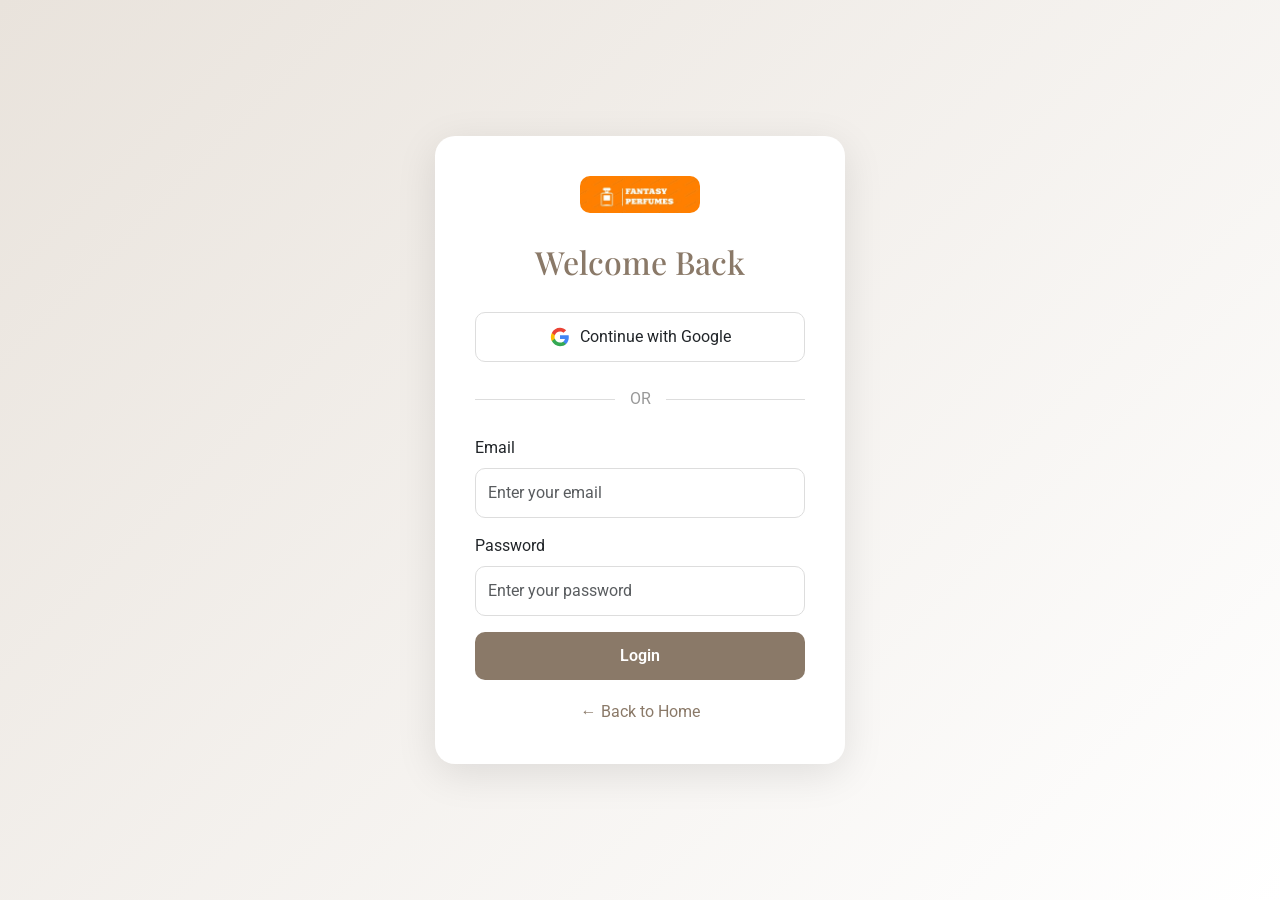
<file: login.html>
<!DOCTYPE html>
<html lang="en">
<head>
    <meta charset="UTF-8">
    <meta name="viewport" content="width=device-width, initial-scale=1.0">
    <title>Login - Fantasy Perfumes</title>
    <link href="https://cdn.jsdelivr.net/npm/bootstrap@5.3.2/dist/css/bootstrap.min.css" rel="stylesheet">
    <link rel="preconnect" href="https://fonts.googleapis.com">
    <link rel="preconnect" href="https://fonts.gstatic.com" crossorigin>
    <link href="https://fonts.googleapis.com/css2?family=Playfair+Display:wght@400;700&family=Roboto:wght@300;400&display=swap" rel="stylesheet">
    <style>
        :root {
            --primary-color: #8a7968;
            --secondary-color: #e9e3dc;
        }
        body {
            font-family: 'Roboto', sans-serif;
            background: linear-gradient(135deg, var(--secondary-color) 0%, #fff 100%);
            min-height: 100vh;
            display: flex;
            align-items: center;
            justify-content: center;
        }
        .login-container {
            max-width: 450px;
            width: 100%;
            padding: 20px;
        }
        .login-card {
            background: #fff;
            border-radius: 20px;
            box-shadow: 0 10px 40px rgba(0,0,0,0.1);
            padding: 40px;
        }
        .logo {
            text-align: center;
            margin-bottom: 30px;
        }
        .logo img {
            max-width: 120px;
            border-radius: 10px;
        }
        h2 {
            font-family: 'Playfair Display', serif;
            color: var(--primary-color);
            text-align: center;
            margin-bottom: 30px;
        }
        .form-control {
            border-radius: 10px;
            padding: 12px;
            border: 1px solid #ddd;
        }
        .form-control:focus {
            border-color: var(--primary-color);
            box-shadow: 0 0 0 0.2rem rgba(138, 121, 104, 0.25);
        }
        .btn-login {
            background-color: var(--primary-color);
            border: none;
            border-radius: 10px;
            padding: 12px;
            width: 100%;
            color: #fff;
            font-weight: 600;
            transition: all 0.3s;
        }
        .btn-login:hover {
            background-color: #796857;
            transform: translateY(-2px);
        }
        .divider {
            text-align: center;
            margin: 25px 0;
            position: relative;
        }
        .divider::before {
            content: '';
            position: absolute;
            left: 0;
            top: 50%;
            width: 100%;
            height: 1px;
            background: #ddd;
        }
        .divider span {
            background: #fff;
            padding: 0 15px;
            position: relative;
            color: #999;
        }
        .btn-google {
            background: #fff;
            border: 1px solid #ddd;
            border-radius: 10px;
            padding: 12px;
            width: 100%;
            display: flex;
            align-items: center;
            justify-content: center;
            gap: 10px;
            transition: all 0.3s;
        }
        .btn-google:hover {
            background: #f8f9fa;
            border-color: var(--primary-color);
        }
        .google-icon {
            width: 20px;
            height: 20px;
        }
        .back-link {
            text-align: center;
            margin-top: 20px;
        }
        .back-link a {
            color: var(--primary-color);
            text-decoration: none;
        }
        .back-link a:hover {
            text-decoration: underline;
        }
    </style>
</head>
<body>
    <div class="login-container">
        <div class="login-card">
            <div class="logo">
                <img src="images/logo.jpeg" alt="Fantasy Perfumes">
            </div>
            <h2>Welcome Back</h2>
            
            <button class="btn btn-google" onclick="handleGoogleLogin()">
                <svg class="google-icon" viewBox="0 0 24 24">
                    <path fill="#4285F4" d="M22.56 12.25c0-.78-.07-1.53-.2-2.25H12v4.26h5.92c-.26 1.37-1.04 2.53-2.21 3.31v2.77h3.57c2.08-1.92 3.28-4.74 3.28-8.09z"/>
                    <path fill="#34A853" d="M12 23c2.97 0 5.46-.98 7.28-2.66l-3.57-2.77c-.98.66-2.23 1.06-3.71 1.06-2.86 0-5.29-1.93-6.16-4.53H2.18v2.84C3.99 20.53 7.7 23 12 23z"/>
                    <path fill="#FBBC05" d="M5.84 14.09c-.22-.66-.35-1.36-.35-2.09s.13-1.43.35-2.09V7.07H2.18C1.43 8.55 1 10.22 1 12s.43 3.45 1.18 4.93l2.85-2.22.81-.62z"/>
                    <path fill="#EA4335" d="M12 5.38c1.62 0 3.06.56 4.21 1.64l3.15-3.15C17.45 2.09 14.97 1 12 1 7.7 1 3.99 3.47 2.18 7.07l3.66 2.84c.87-2.6 3.3-4.53 6.16-4.53z"/>
                </svg>
                Continue with Google
            </button>

            <div class="divider">
                <span>OR</span>
            </div>

            <form onsubmit="handleLogin(event)">
                <div class="mb-3">
                    <label for="email" class="form-label">Email</label>
                    <input type="email" class="form-control" id="email" placeholder="Enter your email" required>
                </div>
                <div class="mb-3">
                    <label for="password" class="form-label">Password</label>
                    <input type="password" class="form-control" id="password" placeholder="Enter your password" required>
                </div>
                <button type="submit" class="btn btn-login">Login</button>
            </form>

            <div class="back-link">
                <a href="index.html">← Back to Home</a>
            </div>
        </div>
    </div>

    <script src="https://cdn.jsdelivr.net/npm/bootstrap@5.3.2/dist/js/bootstrap.bundle.min.js"></script>
    <script>
        function handleGoogleLogin() {
            alert('Google Sign-In clicked! Redirecting to home...');
            setTimeout(() => {
                window.location.href = 'index.html';
            }, 1000);
        }

        function handleLogin(event) {
            event.preventDefault();
            const email = document.getElementById('email').value;
            alert(`Login successful for ${email}! Redirecting to home...`);
            setTimeout(() => {
                window.location.href = 'index.html';
            }, 1000);
        }
    </script>
</body>
</html>
</file>
